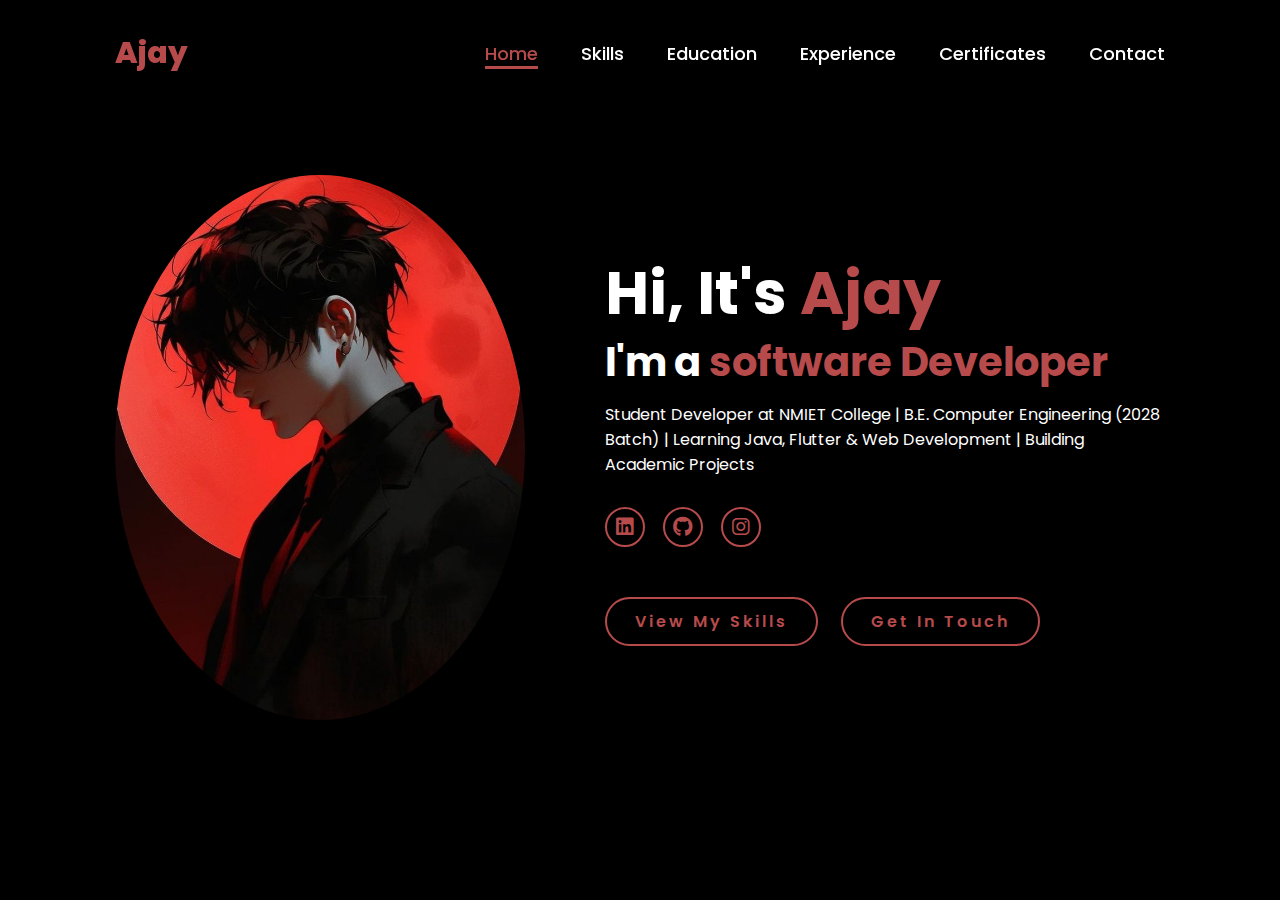
<file: index.html>
<!DOCTYPE html>
<html lang="en">
    
<head>
    <meta charset="UTF-8">
    <meta name="viewport" content="width=device-width, initial-scale=1.0">
    <link rel="stylesheet" href="https://cdnjs.cloudflare.com/ajax/libs/font-awesome/6.5.2/css/all.min.css">
    <link rel="stylesheet" href="style.css">
    <title>Ajay - Portfolio</title>
</head>
<body>
    <header>
        <a href="index.html" class="logo">Ajay</a>

        <nav>
            <a href="index.html" class="active">Home</a>
            <a href="skills.html">Skills</a>
            <a href="education.html">Education</a>
            <a href="experience.html">Experience</a>
            <a href="certificates.html">Certificates</a>
            <a href="contact.html">Contact</a>
        </nav>
    </header>
    
    <section class="home">
        <div class="home-img">
            <img src="main.jpg" alt="Ajay Thakare">
        </div>
        <div class="home-content">
            <h1>Hi, It's <span>Ajay</span></h1>
            <h3 class="typing-text">I'm a <span></span></h3>
            <p>Student Developer at NMIET College | B.E. Computer Engineering (2028 Batch) | Learning Java, Flutter & Web Development | Building Academic Projects</p>
            <div class="social-icons">
                <a href="https://www.linkedin.com/in/ajay-thakare-a03494328?utm_source=share&utm_campaign=share_via&utm_content=profile&utm_medium=android_app"><i class="fa-brands fa-linkedin"></i></a>
                <a href="https://github.com/Maxhawkinz"><i class="fa-brands fa-github"></i></a>
                <a href="https://www.instagram.com/ajaythakre06?utm_source=qr&igsh=engyNHl0aW9ld3Bp"><i class="fa-brands fa-instagram"></i></a>
            </div>
            <div class="cta-buttons">
                <a href="skills.html" class="btn">View My Skills</a>
                <a href="contact.html" class="btn">Get In Touch</a>
            </div>
        </div>
    </section>
</body>
</html>
</file>
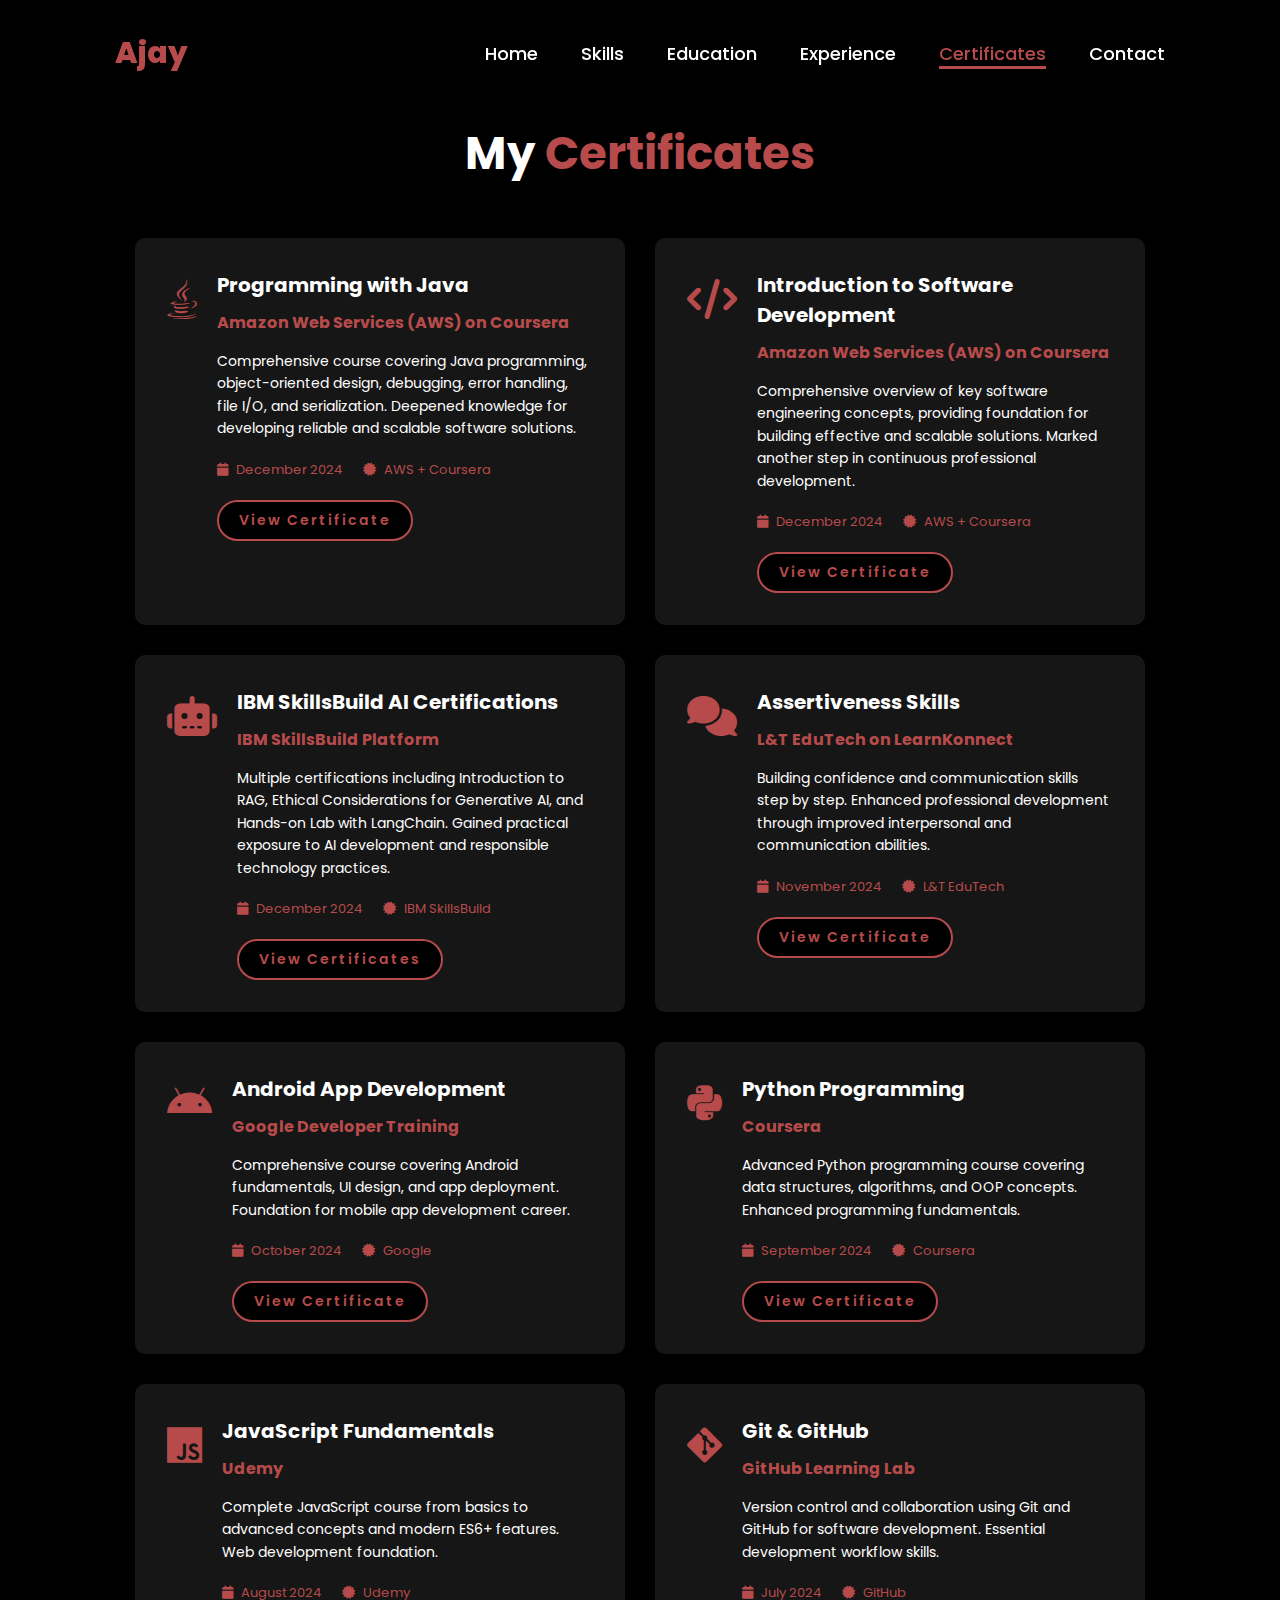
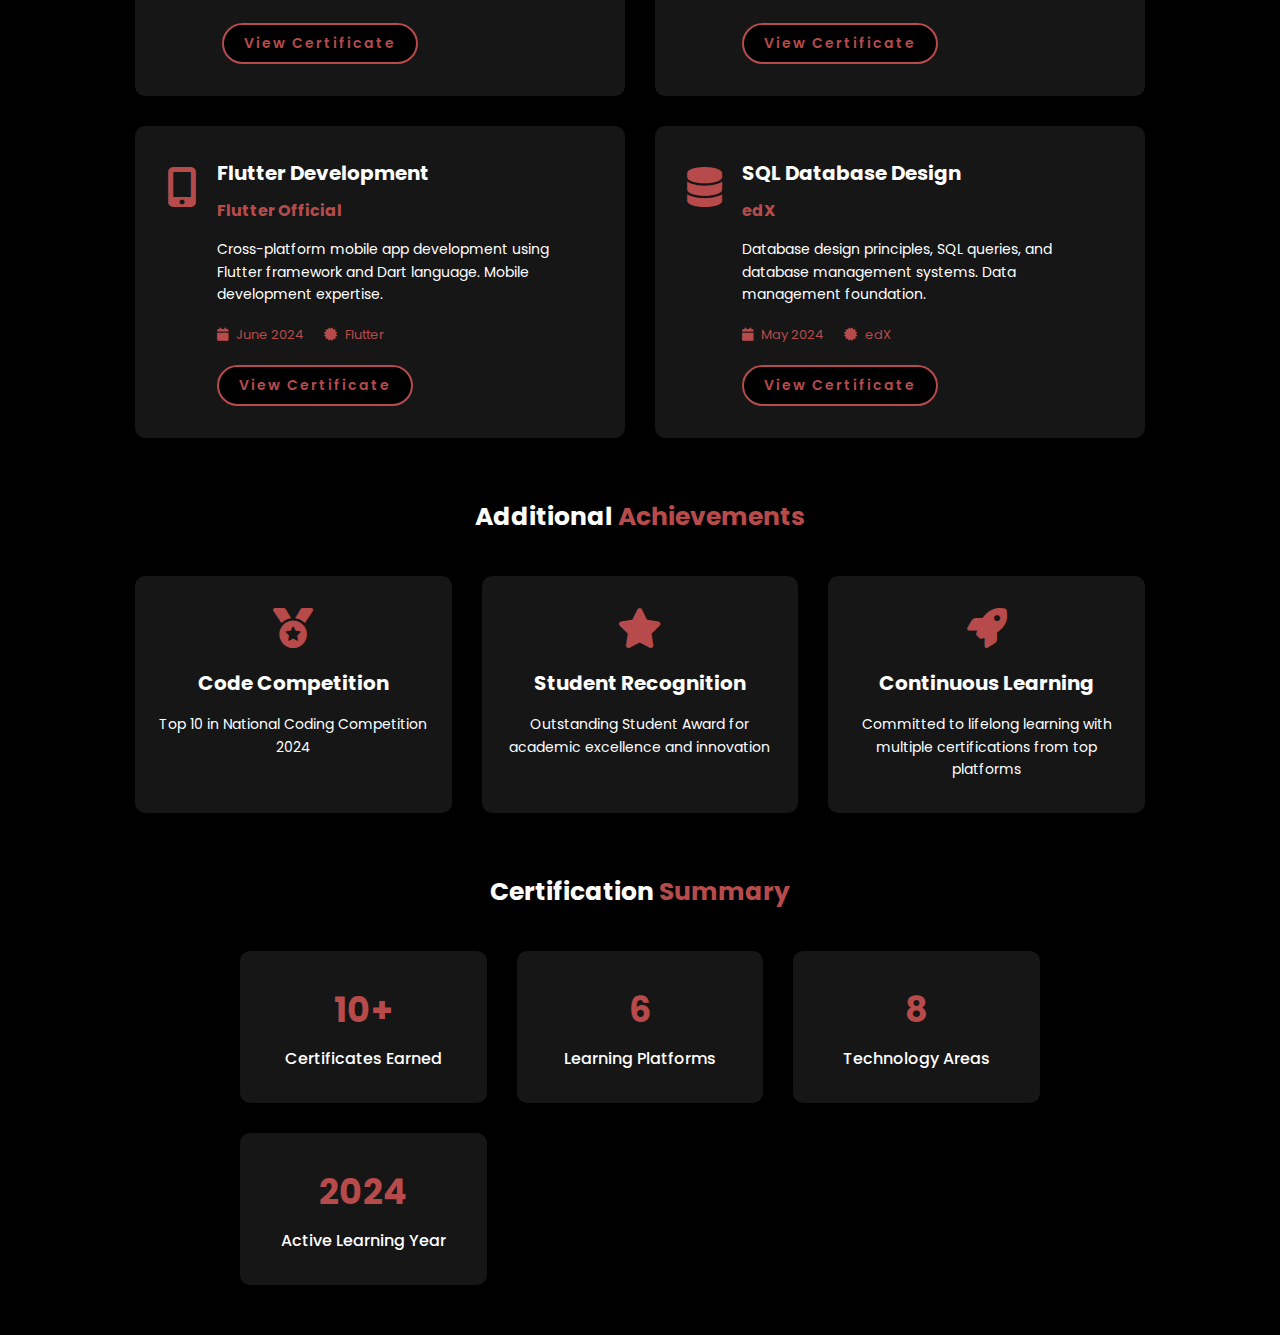
<file: certificates.html>
<!DOCTYPE html>
<html lang="en">
<head>
    <meta charset="UTF-8">
    <meta name="viewport" content="width=device-width, initial-scale=1.0">
    <link rel="stylesheet" href="https://cdnjs.cloudflare.com/ajax/libs/font-awesome/6.5.2/css/all.min.css">
    <link rel="stylesheet" href="style.css">
    <title>Certificates - Ajay Portfolio</title>
</head>
<body>
    <header>
        <a href="index.html" class="logo">Ajay</a>
        <nav>
            <a href="index.html">Home</a>
            <a href="skills.html">Skills</a>
            <a href="education.html">Education</a>
            <a href="experience.html">Experience</a>
            <a href="certificates.html" class="active">Certificates</a>
            <a href="contact.html">Contact</a>
        </nav>
    </header>

    <section class="certificates">
        <div class="container">
            <h2 class="section-title">My <span>Certificates</span></h2>
            
            <div class="certificates-grid">
                <div class="certificate-item">
                    <div class="certificate-icon">
                        <i class="fab fa-java"></i>
                    </div>
                    <div class="certificate-content">
                        <h3>Programming with Java</h3>
                        <h4>Amazon Web Services (AWS) on Coursera</h4>
                        <p>Comprehensive course covering Java programming, object-oriented design, debugging, error handling, file I/O, and serialization. Deepened knowledge for developing reliable and scalable software solutions.</p>
                        <div class="certificate-details">
                            <span class="date"><i class="fas fa-calendar"></i> December 2024</span>
                            <span class="platform"><i class="fas fa-certificate"></i> AWS + Coursera</span>
                        </div>
                        <div class="certificate-actions">
                            <a href="#" class="btn btn-small">View Certificate</a>
                        </div>
                    </div>
                </div>

                <div class="certificate-item">
                    <div class="certificate-icon">
                        <i class="fas fa-code"></i>
                    </div>
                    <div class="certificate-content">
                        <h3>Introduction to Software Development</h3>
                        <h4>Amazon Web Services (AWS) on Coursera</h4>
                        <p>Comprehensive overview of key software engineering concepts, providing foundation for building effective and scalable solutions. Marked another step in continuous professional development.</p>
                        <div class="certificate-details">
                            <span class="date"><i class="fas fa-calendar"></i> December 2024</span>
                            <span class="platform"><i class="fas fa-certificate"></i> AWS + Coursera</span>
                        </div>
                        <div class="certificate-actions">
                            <a href="#" class="btn btn-small">View Certificate</a>
                        </div>
                    </div>
                </div>

                <div class="certificate-item">
                    <div class="certificate-icon">
                        <i class="fas fa-robot"></i>
                    </div>
                    <div class="certificate-content">
                        <h3>IBM SkillsBuild AI Certifications</h3>
                        <h4>IBM SkillsBuild Platform</h4>
                        <p>Multiple certifications including Introduction to RAG, Ethical Considerations for Generative AI, and Hands-on Lab with LangChain. Gained practical exposure to AI development and responsible technology practices.</p>
                        <div class="certificate-details">
                            <span class="date"><i class="fas fa-calendar"></i> December 2024</span>
                            <span class="platform"><i class="fas fa-certificate"></i> IBM SkillsBuild</span>
                        </div>
                        <div class="certificate-actions">
                            <a href="#" class="btn btn-small">View Certificates</a>
                        </div>
                    </div>
                </div>

                <div class="certificate-item">
                    <div class="certificate-icon">
                        <i class="fas fa-comments"></i>
                    </div>
                    <div class="certificate-content">
                        <h3>Assertiveness Skills</h3>
                        <h4>L&T EduTech on LearnKonnect</h4>
                        <p>Building confidence and communication skills step by step. Enhanced professional development through improved interpersonal and communication abilities.</p>
                        <div class="certificate-details">
                            <span class="date"><i class="fas fa-calendar"></i> November 2024</span>
                            <span class="platform"><i class="fas fa-certificate"></i> L&T EduTech</span>
                        </div>
                        <div class="certificate-actions">
                            <a href="#" class="btn btn-small">View Certificate</a>
                        </div>
                    </div>
                </div>

                <div class="certificate-item">
                    <div class="certificate-icon">
                        <i class="fab fa-android"></i>
                    </div>
                    <div class="certificate-content">
                        <h3>Android App Development</h3>
                        <h4>Google Developer Training</h4>
                        <p>Comprehensive course covering Android fundamentals, UI design, and app deployment. Foundation for mobile app development career.</p>
                        <div class="certificate-details">
                            <span class="date"><i class="fas fa-calendar"></i> October 2024</span>
                            <span class="platform"><i class="fas fa-certificate"></i> Google</span>
                        </div>
                        <div class="certificate-actions">
                            <a href="#" class="btn btn-small">View Certificate</a>
                        </div>
                    </div>
                </div>

                <div class="certificate-item">
                    <div class="certificate-icon">
                        <i class="fab fa-python"></i>
                    </div>
                    <div class="certificate-content">
                        <h3>Python Programming</h3>
                        <h4>Coursera</h4>
                        <p>Advanced Python programming course covering data structures, algorithms, and OOP concepts. Enhanced programming fundamentals.</p>
                        <div class="certificate-details">
                            <span class="date"><i class="fas fa-calendar"></i> September 2024</span>
                            <span class="platform"><i class="fas fa-certificate"></i> Coursera</span>
                        </div>
                        <div class="certificate-actions">
                            <a href="#" class="btn btn-small">View Certificate</a>
                        </div>
                    </div>
                </div>

                <div class="certificate-item">
                    <div class="certificate-icon">
                        <i class="fab fa-js"></i>
                    </div>
                    <div class="certificate-content">
                        <h3>JavaScript Fundamentals</h3>
                        <h4>Udemy</h4>
                        <p>Complete JavaScript course from basics to advanced concepts and modern ES6+ features. Web development foundation.</p>
                        <div class="certificate-details">
                            <span class="date"><i class="fas fa-calendar"></i> August 2024</span>
                            <span class="platform"><i class="fas fa-certificate"></i> Udemy</span>
                        </div>
                        <div class="certificate-actions">
                            <a href="#" class="btn btn-small">View Certificate</a>
                        </div>
                    </div>
                </div>

                <div class="certificate-item">
                    <div class="certificate-icon">
                        <i class="fab fa-git-alt"></i>
                    </div>
                    <div class="certificate-content">
                        <h3>Git & GitHub</h3>
                        <h4>GitHub Learning Lab</h4>
                        <p>Version control and collaboration using Git and GitHub for software development. Essential development workflow skills.</p>
                        <div class="certificate-details">
                            <span class="date"><i class="fas fa-calendar"></i> July 2024</span>
                            <span class="platform"><i class="fas fa-certificate"></i> GitHub</span>
                        </div>
                        <div class="certificate-actions">
                            <a href="#" class="btn btn-small">View Certificate</a>
                        </div>
                    </div>
                </div>

                <div class="certificate-item">
                    <div class="certificate-icon">
                        <i class="fas fa-mobile-alt"></i>
                    </div>
                    <div class="certificate-content">
                        <h3>Flutter Development</h3>
                        <h4>Flutter Official</h4>
                        <p>Cross-platform mobile app development using Flutter framework and Dart language. Mobile development expertise.</p>
                        <div class="certificate-details">
                            <span class="date"><i class="fas fa-calendar"></i> June 2024</span>
                            <span class="platform"><i class="fas fa-certificate"></i> Flutter</span>
                        </div>
                        <div class="certificate-actions">
                            <a href="#" class="btn btn-small">View Certificate</a>
                        </div>
                    </div>
                </div>

                <div class="certificate-item">
                    <div class="certificate-icon">
                        <i class="fas fa-database"></i>
                    </div>
                    <div class="certificate-content">
                        <h3>SQL Database Design</h3>
                        <h4>edX</h4>
                        <p>Database design principles, SQL queries, and database management systems. Data management foundation.</p>
                        <div class="certificate-details">
                            <span class="date"><i class="fas fa-calendar"></i> May 2024</span>
                            <span class="platform"><i class="fas fa-certificate"></i> edX</span>
                        </div>
                        <div class="certificate-actions">
                            <a href="#" class="btn btn-small">View Certificate</a>
                        </div>
                    </div>
                </div>
            </div>

            <div class="achievements-section">
                <h3>Additional <span>Achievements</span></h3>
                <div class="achievements-grid">
                   
                       
                    <div class="achievement-item">
                        <i class="fas fa-medal"></i>
                        <h4>Code Competition</h4>
                        <p>Top 10 in National Coding Competition 2024</p>
                    </div>
                    <div class="achievement-item">
                        <i class="fas fa-star"></i>
                        <h4>Student Recognition</h4>
                        <p>Outstanding Student Award for academic excellence and innovation</p>
                    </div>
                    <div class="achievement-item">
                        <i class="fas fa-rocket"></i>
                        <h4>Continuous Learning</h4>
                        <p>Committed to lifelong learning with multiple certifications from top platforms</p>
                    </div>
                </div>
            </div>

            <div class="certificate-stats">
                <h3>Certification <span>Summary</span></h3>
                <div class="stats-grid">
                    <div class="stat-item">
                        <div class="stat-number">10+</div>
                        <div class="stat-label">Certificates Earned</div>
                    </div>
                    <div class="stat-item">
                        <div class="stat-number">6</div>
                        <div class="stat-label">Learning Platforms</div>
                    </div>
                    <div class="stat-item">
                        <div class="stat-number">8</div>
                        <div class="stat-label">Technology Areas</div>
                    </div>
                    <div class="stat-item">
                        <div class="stat-number">2024</div>
                        <div class="stat-label">Active Learning Year</div>
                    </div>
                </div>
            </div>
        </div>
    </section>
</body>
</html>
</file>
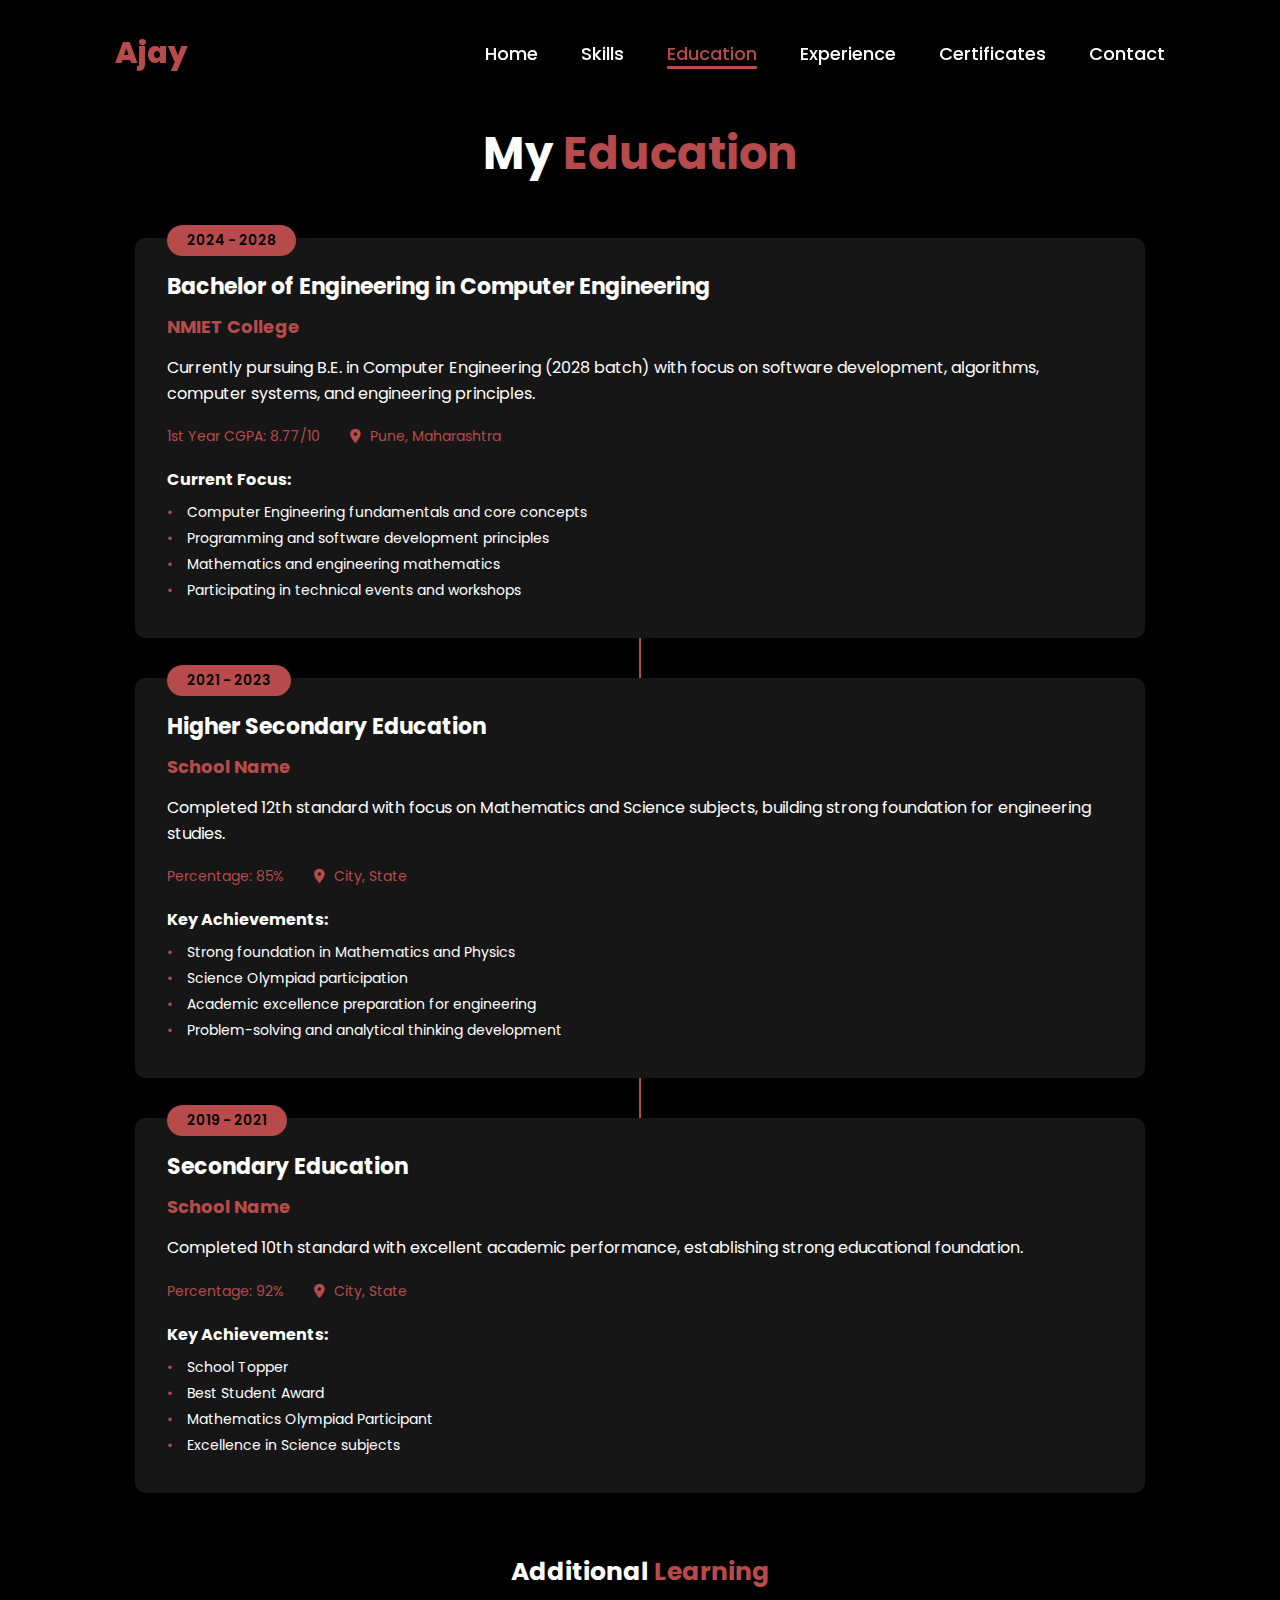
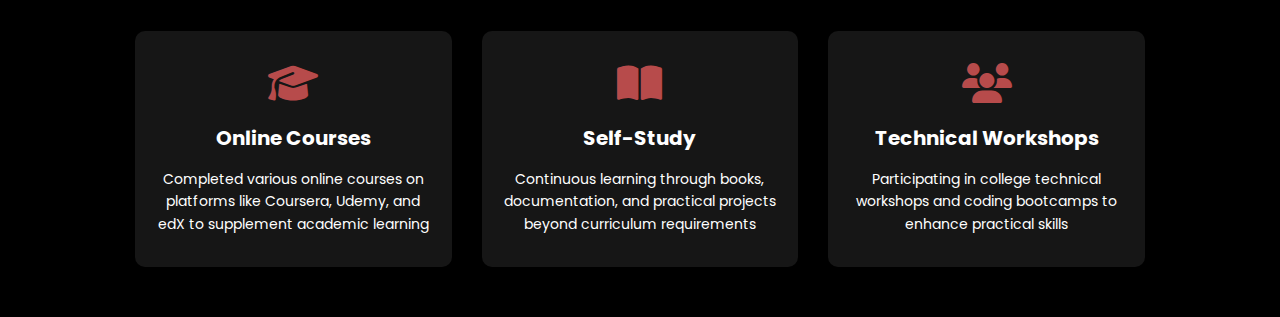
<file: education.html>
<!DOCTYPE html>
<html lang="en">
<head>
    <meta charset="UTF-8">
    <meta name="viewport" content="width=device-width, initial-scale=1.0">
    <link rel="stylesheet" href="https://cdnjs.cloudflare.com/ajax/libs/font-awesome/6.5.2/css/all.min.css">
    <link rel="stylesheet" href="style.css">
    <title>Education - Ajay Portfolio</title>
</head>
<body>
    <header>
        <a href="index.html" class="logo">Ajay</a>
        <nav>
            <a href="index.html">Home</a>
            <a href="skills.html">Skills</a>
            <a href="education.html" class="active">Education</a>
            <a href="experience.html">Experience</a>
            <a href="certificates.html">Certificates</a>
            <a href="contact.html">Contact</a>
        </nav>
    </header>

    <section class="education">
        <div class="container">
            <h2 class="section-title">My <span>Education</span></h2>
            
            <div class="education-timeline">
                <div class="education-item">
                    <div class="education-content">
                        <div class="education-year">2024 - 2028</div>
                        <h3>Bachelor of Engineering in Computer Engineering</h3>
                        <h4>NMIET College</h4>
                        <p>Currently pursuing B.E. in Computer Engineering (2028 batch) with focus on software development, algorithms, computer systems, and engineering principles.</p>
                        <div class="education-details">
                            <span class="gpa">1st Year CGPA: 8.77/10</span>
                            <span class="location"><i class="fas fa-map-marker-alt"></i> Pune, Maharashtra</span>
                        </div>
                        <div class="achievements">
                            <h5>Current Focus:</h5>
                            <ul>
                                <li>Computer Engineering fundamentals and core concepts</li>
                                <li>Programming and software development principles</li>
                                <li>Mathematics and engineering mathematics</li>
                                <li>Participating in technical events and workshops</li>
                            </ul>
                        </div>
                    </div>
                </div>

                <div class="education-item">
                    <div class="education-content">
                        <div class="education-year">2021 - 2023</div>
                        <h3>Higher Secondary Education</h3>
                        <h4>School Name</h4>
                        <p>Completed 12th standard with focus on Mathematics and Science subjects, building strong foundation for engineering studies.</p>
                        <div class="education-details">
                            <span class="percentage">Percentage: 85%</span>
                            <span class="location"><i class="fas fa-map-marker-alt"></i> City, State</span>
                        </div>
                        <div class="achievements">
                            <h5>Key Achievements:</h5>
                            <ul>
                                <li>Strong foundation in Mathematics and Physics</li>
                                <li>Science Olympiad participation</li>
                                <li>Academic excellence preparation for engineering</li>
                                <li>Problem-solving and analytical thinking development</li>
                            </ul>
                        </div>
                    </div>
                </div>

                <div class="education-item">
                    <div class="education-content">
                        <div class="education-year">2019 - 2021</div>
                        <h3>Secondary Education</h3>
                        <h4>School Name</h4>
                        <p>Completed 10th standard with excellent academic performance, establishing strong educational foundation.</p>
                        <div class="education-details">
                            <span class="percentage">Percentage: 92%</span>
                            <span class="location"><i class="fas fa-map-marker-alt"></i> City, State</span>
                        </div>
                        <div class="achievements">
                            <h5>Key Achievements:</h5>
                            <ul>
                                <li>School Topper</li>
                                <li>Best Student Award</li>
                                <li>Mathematics Olympiad Participant</li>
                                <li>Excellence in Science subjects</li>
                            </ul>
                        </div>
                    </div>
                </div>
            </div>

            <div class="additional-education">
                <h3>Additional <span>Learning</span></h3>
                <div class="learning-grid">
                    <div class="learning-item">
                        <i class="fas fa-graduation-cap"></i>
                        <h4>Online Courses</h4>
                        <p>Completed various online courses on platforms like Coursera, Udemy, and edX to supplement academic learning</p>
                    </div>
                    <div class="learning-item">
                        <i class="fas fa-book-open"></i>
                        <h4>Self-Study</h4>
                        <p>Continuous learning through books, documentation, and practical projects beyond curriculum requirements</p>
                    </div>
                    <div class="learning-item">
                        <i class="fas fa-users"></i>
                        <h4>Technical Workshops</h4>
                        <p>Participating in college technical workshops and coding bootcamps to enhance practical skills</p>
                    </div>
                </div>
            </div>
        </div>
    </section>
</body>
</html>
</file>
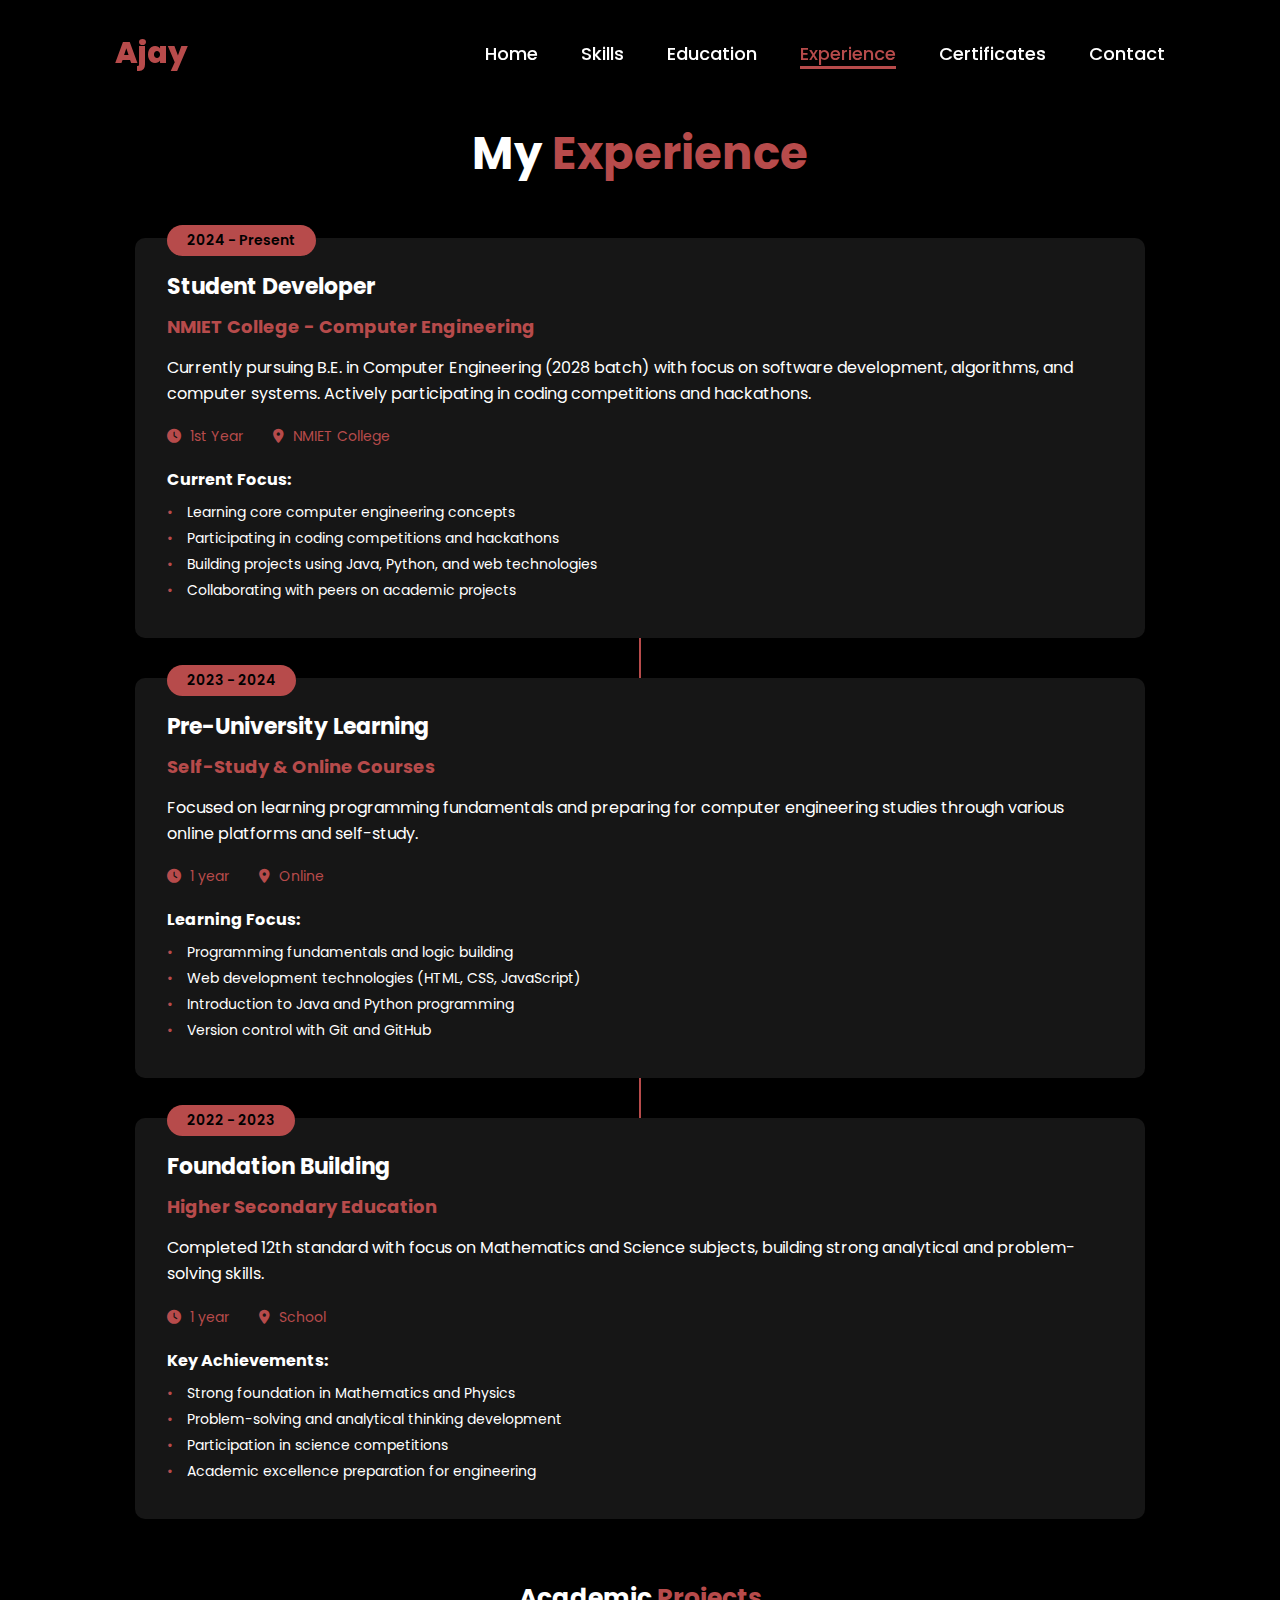
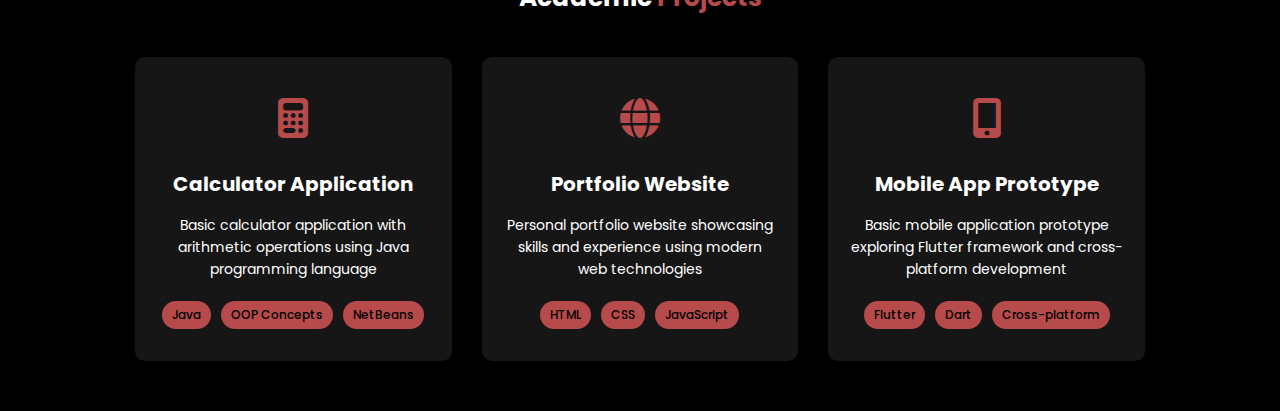
<file: experience.html>
<!DOCTYPE html>
<html lang="en">
<head>
    <meta charset="UTF-8">
    <meta name="viewport" content="width=device-width, initial-scale=1.0">
    <link rel="stylesheet" href="https://cdnjs.cloudflare.com/ajax/libs/font-awesome/6.5.2/css/all.min.css">
    <link rel="stylesheet" href="style.css">
    <title>Experience - Ajay Portfolio</title>
</head>
<body>
    <header>
        <a href="index.html" class="logo">Ajay</a>
        <nav>
            <a href="index.html">Home</a>
            <a href="skills.html">Skills</a>
            <a href="education.html">Education</a>
            <a href="experience.html" class="active">Experience</a>
            <a href="certificates.html">Certificates</a>
            <a href="contact.html">Contact</a>
        </nav>
    </header>

    <section class="experience">
        <div class="container">
            <h2 class="section-title">My <span>Experience</span></h2>
            
            <div class="experience-timeline">
                <div class="experience-item">
                    <div class="experience-content">
                        <div class="experience-year">2024 - Present</div>
                        <h3>Student Developer</h3>
                        <h4>NMIET College - Computer Engineering</h4>
                        <p>Currently pursuing B.E. in Computer Engineering (2028 batch) with focus on software development, algorithms, and computer systems. Actively participating in coding competitions and hackathons.</p>
                        <div class="experience-details">
                            <span class="duration"><i class="fas fa-clock"></i> 1st Year</span>
                            <span class="location"><i class="fas fa-map-marker-alt"></i> NMIET College</span>
                        </div>
                        <div class="responsibilities">
                            <h5>Current Focus:</h5>
                            <ul>
                                <li>Learning core computer engineering concepts</li>
                                <li>Participating in coding competitions and hackathons</li>
                                <li>Building projects using Java, Python, and web technologies</li>
                                <li>Collaborating with peers on academic projects</li>
                            </ul>
                        </div>
                    </div>
                </div>

                <div class="experience-item">
                    <div class="experience-content">
                        <div class="experience-year">2023 - 2024</div>
                        <h3>Pre-University Learning</h3>
                        <h4>Self-Study & Online Courses</h4>
                        <p>Focused on learning programming fundamentals and preparing for computer engineering studies through various online platforms and self-study.</p>
                        <div class="experience-details">
                            <span class="duration"><i class="fas fa-clock"></i> 1 year</span>
                            <span class="location"><i class="fas fa-map-marker-alt"></i> Online</span>
                        </div>
                        <div class="responsibilities">
                            <h5>Learning Focus:</h5>
                            <ul>
                                <li>Programming fundamentals and logic building</li>
                                <li>Web development technologies (HTML, CSS, JavaScript)</li>
                                <li>Introduction to Java and Python programming</li>
                                <li>Version control with Git and GitHub</li>
                            </ul>
                        </div>
                    </div>
                </div>

                <div class="experience-item">
                    <div class="experience-content">
                        <div class="experience-year">2022 - 2023</div>
                        <h3>Foundation Building</h3>
                        <h4>Higher Secondary Education</h4>
                        <p>Completed 12th standard with focus on Mathematics and Science subjects, building strong analytical and problem-solving skills.</p>
                        <div class="experience-details">
                            <span class="duration"><i class="fas fa-clock"></i> 1 year</span>
                            <span class="location"><i class="fas fa-map-marker-alt"></i> School</span>
                        </div>
                        <div class="responsibilities">
                            <h5>Key Achievements:</h5>
                            <ul>
                                <li>Strong foundation in Mathematics and Physics</li>
                                <li>Problem-solving and analytical thinking development</li>
                                <li>Participation in science competitions</li>
                                <li>Academic excellence preparation for engineering</li>
                            </ul>
                        </div>
                    </div>
                </div>
            </div>

            <div class="projects-section">
                <h3>Academic <span>Projects</span></h3>
                <div class="projects-grid">
                    <div class="project-item">
                        <div class="project-icon">
                            <i class="fas fa-calculator"></i>
                        </div>
                        <h4>Calculator Application</h4>
                        <p>Basic calculator application with arithmetic operations using Java programming language</p>
                        <div class="project-tech">
                            <span>Java</span>
                            <span>OOP Concepts</span>
                            <span>NetBeans</span>
                        </div>
                    </div>
                    <div class="project-item">
                        <div class="project-icon">
                            <i class="fas fa-globe"></i>
                        </div>
                        <h4>Portfolio Website</h4>
                        <p>Personal portfolio website showcasing skills and experience using modern web technologies</p>
                        <div class="project-tech">
                            <span>HTML</span>
                            <span>CSS</span>
                            <span>JavaScript</span>
                        </div>
                    </div>
                    <div class="project-item">
                        <div class="project-icon">
                            <i class="fas fa-mobile-alt"></i>
                        </div>
                        <h4>Mobile App Prototype</h4>
                        <p>Basic mobile application prototype exploring Flutter framework and cross-platform development</p>
                        <div class="project-tech">
                            <span>Flutter</span>
                            <span>Dart</span>
                            <span>Cross-platform</span>
                        </div>
                    </div>
                </div>
            </div>
        </div>
    </section>
</body>
</html>
</file>
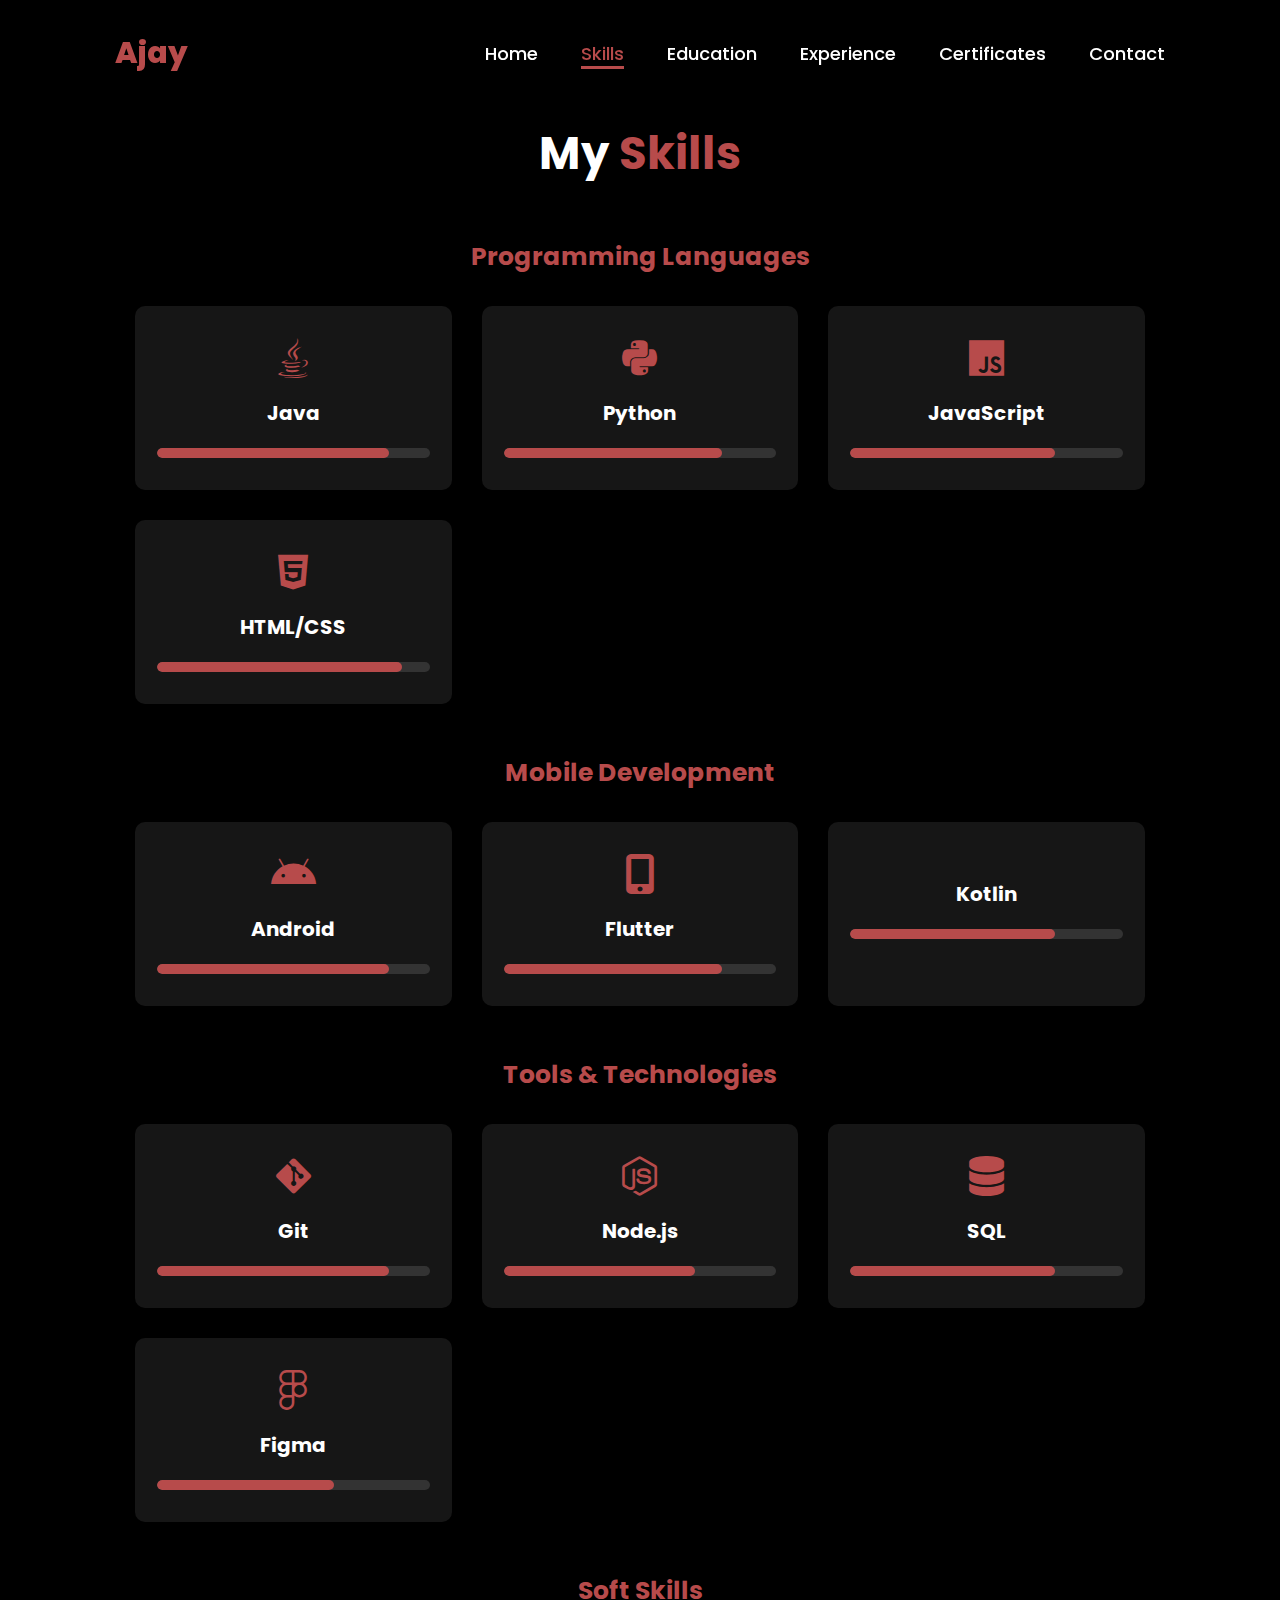
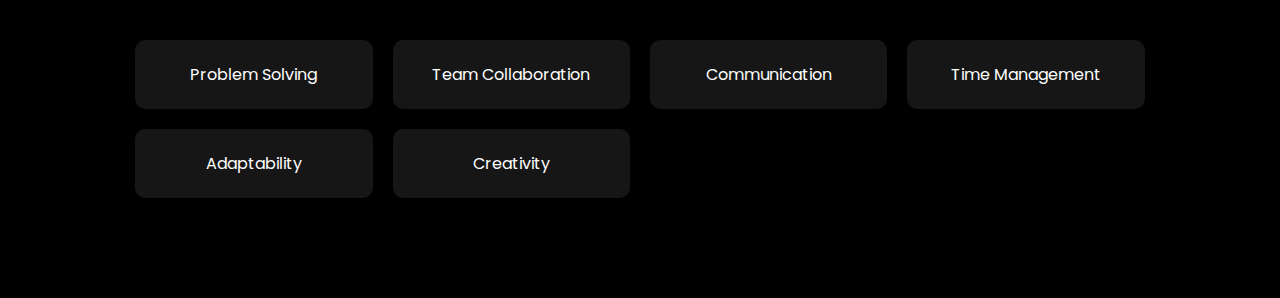
<file: skills.html>
<!DOCTYPE html>
<html lang="en">
<head>
    <meta charset="UTF-8">
    <meta name="viewport" content="width=device-width, initial-scale=1.0">
    <link rel="stylesheet" href="https://cdnjs.cloudflare.com/ajax/libs/font-awesome/6.5.2/css/all.min.css">
    <link rel="stylesheet" href="style.css">
    <title>Skills - Ajay Portfolio</title>
</head>
<body>
    <header>
        <a href="index.html" class="logo">Ajay</a>
        <nav>
            <a href="index.html">Home</a>
            <a href="skills.html" class="active">Skills</a>
            <a href="education.html">Education</a>
            <a href="experience.html">Experience</a>
            <a href="certificates.html">Certificates</a>
            <a href="contact.html">Contact</a>
        </nav>
    </header>

    <section class="skills">
        <div class="container">
            <h2 class="section-title">My <span>Skills</span></h2>
            
            <div class="skills-category">
                <h3>Programming Languages</h3>
                <div class="skills-grid">
                    <div class="skill-item">
                        <i class="fab fa-java"></i>
                        <h4>Java</h4>
                        <div class="skill-level">
                            <div class="skill-bar" data-level="85"></div>
                        </div>
                    </div>
                    <div class="skill-item">
                        <i class="fab fa-python"></i>
                        <h4>Python</h4>
                        <div class="skill-level">
                            <div class="skill-bar" data-level="80"></div>
                        </div>
                    </div>
                    <div class="skill-item">
                        <i class="fab fa-js"></i>
                        <h4>JavaScript</h4>
                        <div class="skill-level">
                            <div class="skill-bar" data-level="75"></div>
                        </div>
                    </div>
                    <div class="skill-item">
                        <i class="fab fa-html5"></i>
                        <h4>HTML/CSS</h4>
                        <div class="skill-level">
                            <div class="skill-bar" data-level="90"></div>
                        </div>
                    </div>
                </div>
            </div>

            <div class="skills-category">
                <h3>Mobile Development</h3>
                <div class="skills-grid">
                    <div class="skill-item">
                        <i class="fab fa-android"></i>
                        <h4>Android</h4>
                        <div class="skill-level">
                            <div class="skill-bar" data-level="85"></div>
                        </div>
                    </div>
                    <div class="skill-item">
                        <i class="fas fa-mobile-alt"></i>
                        <h4>Flutter</h4>
                        <div class="skill-level">
                            <div class="skill-bar" data-level="80"></div>
                        </div>
                    </div>
                    <div class="skill-item">
                        <i class="fab fa-kotlin"></i>
                        <h4>Kotlin</h4>
                        <div class="skill-level">
                            <div class="skill-bar" data-level="75"></div>
                        </div>
                    </div>
                </div>
            </div>

            <div class="skills-category">
                <h3>Tools & Technologies</h3>
                <div class="skills-grid">
                    <div class="skill-item">
                        <i class="fab fa-git-alt"></i>
                        <h4>Git</h4>
                        <div class="skill-level">
                            <div class="skill-bar" data-level="85"></div>
                        </div>
                    </div>
                    <div class="skill-item">
                        <i class="fab fa-node-js"></i>
                        <h4>Node.js</h4>
                        <div class="skill-level">
                            <div class="skill-bar" data-level="70"></div>
                        </div>
                    </div>
                    <div class="skill-item">
                        <i class="fas fa-database"></i>
                        <h4>SQL</h4>
                        <div class="skill-level">
                            <div class="skill-bar" data-level="75"></div>
                        </div>
                    </div>
                    <div class="skill-item">
                        <i class="fab fa-figma"></i>
                        <h4>Figma</h4>
                        <div class="skill-level">
                            <div class="skill-bar" data-level="65"></div>
                        </div>
                    </div>
                </div>
            </div>

            <div class="skills-category">
                <h3>Soft Skills</h3>
                <div class="soft-skills">
                    <div class="soft-skill">Problem Solving</div>
                    <div class="soft-skill">Team Collaboration</div>
                    <div class="soft-skill">Communication</div>
                    <div class="soft-skill">Time Management</div>
                    <div class="soft-skill">Adaptability</div>
                    <div class="soft-skill">Creativity</div>
                </div>
            </div>
        </div>
    </section>

    <script>
        // Animate skill bars on page load
        document.addEventListener('DOMContentLoaded', function() {
            const skillBars = document.querySelectorAll('.skill-bar');
            skillBars.forEach(bar => {
                const level = bar.getAttribute('data-level');
                setTimeout(() => {
                    bar.style.width = level + '%';
                }, 500);
            });
        });
    </script>
</body>
</html>
</file>
<file: style.css>
@import url('https://fonts.googleapis.com/css2?family=Poppins:wght@100;200;300;400;500;600&display=swap');

*{
    margin: 0;
    padding: 0;
    box-sizing: border-box;
    text-decoration: none;
    border: none;
    outline: none;
    font-family: 'Poppins', sans-serif;
}

html{
    font-size: 62.5%;
}

body{
    width: 100%;
    height: 100vh;
    overflow-x: hidden;
    background-color: black;
    color: white;
}

header{
    margin-top: 20px;
    position: fixed;    
    top: 0;
    left: 0;
    width: 100%;
    padding: 1rem 9%;
    background-color: transparent;
    filter: drop-shadow(10px);
    display: flex;
    justify-content: space-between;
    align-items: center;
    z-index: 100;
}

.logo{
    font-size: 3rem;
    color: #b74b4b;
    font-weight: 800;
    cursor: pointer;
    transition: 0.5s ease;
}

.logo:hover{
    transform: scale(1.1);
}

nav a{
    font-size: 1.8rem;
    color: white;
    margin-left: 4rem;
    font-weight: 500;
    transition: 0.3s ease;
    border-bottom: 3px solid transparent;
}

nav a:hover,
nav a.active{
    color: #b74b4b;
    border-bottom: 3px solid #b74b4b;
}

@media(max-width:995px){
    nav{
        position: absolute;
        display: none;
        top: 0;
        right: 0;
        width: 40%;
        border-left: 3px solid #b74b4b;
        border-bottom: 3px solid #b74b4b;
        border-bottom-left-radius: 2rem;
        padding: 1rem solid;
        background-color: #161616;
        border-top: 0.1rem solid rgba(0,0,0,0.1);
    }

    nav.active{
        display: block;
    }

    nav a{
        display: block;
        font-size: 2rem;
        margin: 3rem 0;
    }

    nav a:hover,
    nav a.active{
        padding: 1rem;
        border-radius: 0.5rem;
        border-bottom: 0.5rem solid #b74b4b;
    }
}

section{
    min-height: 100vh;
    padding: 5rem 9% 5rem;
}

.home{
    display: flex;
    justify-content: center;
    align-items: center;
    gap: 8rem;
    background-color: black;
}

.home .home-content h1{
    font-size: 6rem;
    font-weight: 700;
    line-height: 1.3;
}

span{
    color: #b74b4b;
}

.home-content h3{
    font-size: 4rem;
    margin-bottom: 1rem;
    font-weight: 700;
}

.home-content p{
    font-size: 1.6rem;
}

.home-img{
    border-radius: 50%;
}

.home-img img{
    position: relative;
    width: 32vw;
    border-radius: 50%;
    box-shadow: 0 0 25px solid #b74b4b;
    cursor: pointer;
    transition: 0.2s linear;
}

.home-img img:hover{
    font-size: 1.8rem;
    font-weight: 500;
}

.social-icons a{
    display: inline-flex;
    justify-content: center;
    align-items: center;
    width: 4rem;
    height: 4rem;
    background-color: transparent;
    border: 0.2rem solid #b74b4b;
    font-size: 2rem;
    border-radius: 50%;
    margin: 3rem 1.5rem 3rem 0;
    transition: 0.3s ease;
    color: #b74b4b;
}

.social-icons a:hover{
    color: black;
    transform: scale(1.3) translateY(-5px);
    background-color: #b74b4b;
    box-shadow: 0  0 25px #b74b4b;
}

.cta-buttons{
    margin-top: 2rem;
}

.cta-buttons .btn{
    margin-right: 2rem;
}

.btn{
    display: inline-block;
    padding: 1rem 2.8rem;
    background-color: black;
    border-radius: 4rem;
    font-size: 1.6rem;
    color: #b74b4b;
    letter-spacing: 0.3rem;
    font-weight: 600;
    border: 2px solid #b74b4b;
    transition: 0.3s ease;
    cursor: pointer;
}

.btn:hover{
    transform: scale3d(1.03);
    background-color: #b74b4b;
    color: black;
    box-shadow: 0 0 25px #b74b4b;
}

.btn-small{
    padding: 0.8rem 2rem;
    font-size: 1.4rem;
    letter-spacing: 0.2rem;
}

.typing-text{
    font-size: 34px;
    font-weight: 600;
    min-width: 280px;
}

.typing-text span{
    position: relative;
}

.typing-text span::before{
    content: "software Developer";
    color: #b74b4b;
    animation: words 20s infinite;
}

.typing-text span::after{
    content: "";
    background-color: black;
    position: absolute;
    width: calc(100% + 8px);
    height: 100%;
    border-left: 3px solid black;
    right: -8;
    animation: cursor 0.6s infinite;
}

@keyframes cursor{
    to{
        border-left: 3px solid #b74b4b;
    }
}

@keyframes words{
    0%, 20%{
        content: "Web Developer";
    }
    21%, 40%{
        content: "Developer";
    }
    41%, 60%{
        content: "Web Designer";
    }
    61%, 80%{
        content: "Android Developer";
    }
    81%, 100%{
        content: "Flutter developer";
    }
}

/* Common Styles for All Pages */
.container{
    max-width: 1200px;
    margin: 0 auto;
    padding: 0 2rem;
}

.section-title{
    font-size: 4.5rem;
    font-weight: 700;
    text-align: center;
    margin-bottom: 5rem;
    color: white;
}

.section-title span{
    color: #b74b4b;
}

/* Skills Page Styles */
.skills{
    background-color: black;
    padding-top: 12rem;
}

.skills-category{
    margin-bottom: 5rem;
}

.skills-category h3{
    font-size: 2.5rem;
    margin-bottom: 3rem;
    color: #b74b4b;
    text-align: center;
}

.skills-grid{
    display: grid;
    grid-template-columns: repeat(auto-fit, minmax(250px, 1fr));
    gap: 3rem;
}

.skill-item{
    background-color: #161616;
    padding: 3rem 2rem;
    border-radius: 1rem;
    text-align: center;
    border: 2px solid transparent;
    transition: 0.3s ease;
}

.skill-item:hover{
    border-color: #b74b4b;
    transform: translateY(-5px);
}

.skill-item i{
    font-size: 4rem;
    color: #b74b4b;
    margin-bottom: 2rem;
}

.skill-item h4{
    font-size: 2rem;
    margin-bottom: 2rem;
    color: white;
}

.skill-level{
    width: 100%;
    height: 1rem;
    background-color: #333;
    border-radius: 0.5rem;
    overflow: hidden;
}

.skill-bar{
    height: 100%;
    background-color: #b74b4b;
    width: 0;
    transition: width 1s ease;
    border-radius: 0.5rem;
}

.soft-skills{
    display: grid;
    grid-template-columns: repeat(auto-fit, minmax(200px, 1fr));
    gap: 2rem;
}

.soft-skill{
    background-color: #161616;
    padding: 2rem;
    border-radius: 1rem;
    text-align: center;
    font-size: 1.6rem;
    border: 2px solid transparent;
    transition: 0.3s ease;
}

.soft-skill:hover{
    border-color: #b74b4b;
    transform: scale(1.05);
}

/* Education Page Styles */
.education{
    background-color: black;
    padding-top: 12rem;
}

.education-timeline{
    position: relative;
}

.education-timeline::before{
    content: '';
    position: absolute;
    left: 50%;
    top: 0;
    bottom: 0;
    width: 2px;
    background-color: #b74b4b;
    transform: translateX(-50%);
}

.education-item{
    margin-bottom: 4rem;
    position: relative;
}

.education-content{
    background-color: #161616;
    padding: 3rem;
    border-radius: 1rem;
    border: 2px solid transparent;
    transition: 0.3s ease;
    position: relative;
}

.education-content:hover{
    border-color: #b74b4b;
    transform: translateY(-5px);
}

.education-year{
    position: absolute;
    top: -1.5rem;
    left: 3rem;
    background-color: #b74b4b;
    color: black;
    padding: 0.5rem 2rem;
    border-radius: 2rem;
    font-size: 1.4rem;
    font-weight: 600;
}

.education-content h3{
    font-size: 2.2rem;
    margin-bottom: 1rem;
    color: white;
}

.education-content h4{
    font-size: 1.8rem;
    color: #b74b4b;
    margin-bottom: 1.5rem;
}

.education-content p{
    font-size: 1.6rem;
    margin-bottom: 2rem;
    line-height: 1.6;
}

.education-details{
    display: flex;
    gap: 3rem;
    margin-bottom: 2rem;
    flex-wrap: wrap;
}

.education-details span{
    font-size: 1.4rem;
    color: #b74b4b;
}

.education-details i{
    margin-right: 0.5rem;
}

.achievements h5{
    font-size: 1.6rem;
    color: white;
    margin-bottom: 1rem;
}

.achievements ul{
    list-style: none;
}

.achievements li{
    font-size: 1.4rem;
    margin-bottom: 0.5rem;
    padding-left: 2rem;
    position: relative;
}

.achievements li::before{
    content: '•';
    color: #b74b4b;
    position: absolute;
    left: 0;
}

.additional-education{
    margin-top: 6rem;
}

.additional-education h3{
    font-size: 2.5rem;
    text-align: center;
    margin-bottom: 4rem;
    color: white;
}

.learning-grid{
    display: grid;
    grid-template-columns: repeat(auto-fit, minmax(300px, 1fr));
    gap: 3rem;
}

.learning-item{
    background-color: #161616;
    padding: 3rem 2rem;
    border-radius: 1rem;
    text-align: center;
    border: 2px solid transparent;
    transition: 0.3s ease;
}

.learning-item:hover{
    border-color: #b74b4b;
    transform: translateY(-5px);
}

.learning-item i{
    font-size: 4rem;
    color: #b74b4b;
    margin-bottom: 2rem;
}

.learning-item h4{
    font-size: 2rem;
    margin-bottom: 1.5rem;
    color: white;
}

.learning-item p{
    font-size: 1.4rem;
    line-height: 1.6;
}

/* Experience Page Styles */
.experience{
    background-color: black;
    padding-top: 12rem;
}

.experience-timeline{
    position: relative;
}

.experience-timeline::before{
    content: '';
    position: absolute;
    left: 50%;
    top: 0;
    bottom: 0;
    width: 2px;
    background-color: #b74b4b;
    transform: translateX(-50%);
}

.experience-item{
    margin-bottom: 4rem;
    position: relative;
}

.experience-content{
    background-color: #161616;
    padding: 3rem;
    border-radius: 1rem;
    border: 2px solid transparent;
    transition: 0.3s ease;
    position: relative;
}

.experience-content:hover{
    border-color: #b74b4b;
    transform: translateY(-5px);
}

.experience-year{
    position: absolute;
    top: -1.5rem;
    left: 3rem;
    background-color: #b74b4b;
    color: black;
    padding: 0.5rem 2rem;
    border-radius: 2rem;
    font-size: 1.4rem;
    font-weight: 600;
}

.experience-content h3{
    font-size: 2.2rem;
    margin-bottom: 1rem;
    color: white;
}

.experience-content h4{
    font-size: 1.8rem;
    color: #b74b4b;
    margin-bottom: 1.5rem;
}

.experience-content p{
    font-size: 1.6rem;
    margin-bottom: 2rem;
    line-height: 1.6;
}

.experience-details{
    display: flex;
    gap: 3rem;
    margin-bottom: 2rem;
    flex-wrap: wrap;
}

.experience-details span{
    font-size: 1.4rem;
    color: #b74b4b;
}

.experience-details i{
    margin-right: 0.5rem;
}

.responsibilities h5{
    font-size: 1.6rem;
    color: white;
    margin-bottom: 1rem;
}

.responsibilities ul{
    list-style: none;
}

.responsibilities li{
    font-size: 1.4rem;
    margin-bottom: 0.5rem;
    padding-left: 2rem;
    position: relative;
}

.responsibilities li::before{
    content: '•';
    color: #b74b4b;
    position: absolute;
    left: 0;
}

.projects-section{
    margin-top: 6rem;
}

.projects-section h3{
    font-size: 2.5rem;
    text-align: center;
    margin-bottom: 4rem;
    color: white;
}

.projects-grid{
    display: grid;
    grid-template-columns: repeat(auto-fit, minmax(300px, 1fr));
    gap: 3rem;
}

.project-item{
    background-color: #161616;
    padding: 3rem 2rem;
    border-radius: 1rem;
    text-align: center;
    border: 2px solid transparent;
    transition: 0.3s ease;
}

.project-item:hover{
    border-color: #b74b4b;
    transform: translateY(-5px);
}

.project-icon{
    font-size: 4rem;
    color: #b74b4b;
    margin-bottom: 2rem;
}

.project-item h4{
    font-size: 2rem;
    margin-bottom: 1.5rem;
    color: white;
}

.project-item p{
    font-size: 1.4rem;
    margin-bottom: 2rem;
    line-height: 1.6;
}

.project-tech{
    display: flex;
    gap: 1rem;
    justify-content: center;
    flex-wrap: wrap;
}

.project-tech span{
    background-color: #b74b4b;
    color: black;
    padding: 0.5rem 1rem;
    border-radius: 2rem;
    font-size: 1.2rem;
    font-weight: 500;
}

/* Certificates Page Styles */
.certificates{
    background-color: black;
    padding-top: 12rem;
}

.certificates-grid{
    display: grid;
    grid-template-columns: repeat(auto-fit, minmax(350px, 1fr));
    gap: 3rem;
    margin-bottom: 6rem;
}

.certificate-item{
    background-color: #161616;
    padding: 3rem;
    border-radius: 1rem;
    border: 2px solid transparent;
    transition: 0.3s ease;
    display: flex;
    gap: 2rem;
    align-items: flex-start;
}

.certificate-item:hover{
    border-color: #b74b4b;
    transform: translateY(-5px);
}

.certificate-icon{
    font-size: 4rem;
    color: #b74b4b;
    flex-shrink: 0;
}

.certificate-content h3{
    font-size: 2rem;
    margin-bottom: 1rem;
    color: white;
}

.certificate-content h4{
    font-size: 1.6rem;
    color: #b74b4b;
    margin-bottom: 1.5rem;
}

.certificate-content p{
    font-size: 1.4rem;
    margin-bottom: 2rem;
    line-height: 1.6;
}

.certificate-details{
    display: flex;
    gap: 2rem;
    margin-bottom: 2rem;
    flex-wrap: wrap;
}

.certificate-details span{
    font-size: 1.3rem;
    color: #b74b4b;
}

.certificate-details i{
    margin-right: 0.5rem;
}

.achievements-section{
    margin-top: 6rem;
}

.achievements-section h3{
    font-size: 2.5rem;
    text-align: center;
    margin-bottom: 4rem;
    color: white;
}

.achievements-grid{
    display: grid;
    grid-template-columns: repeat(auto-fit, minmax(300px, 1fr));
    gap: 3rem;
}

.achievement-item{
    background-color: #161616;
    padding: 3rem 2rem;
    border-radius: 1rem;
    text-align: center;
    border: 2px solid transparent;
    transition: 0.3s ease;
}

.achievement-item:hover{
    border-color: #b74b4b;
    transform: translateY(-5px);
}

.achievement-item i{
    font-size: 4rem;
    color: #b74b4b;
    margin-bottom: 2rem;
}

.achievement-item h4{
    font-size: 2rem;
    margin-bottom: 1.5rem;
    color: white;
}

.achievement-item p{
    font-size: 1.4rem;
    line-height: 1.6;
}

.certificate-stats{
    margin-top: 6rem;
    text-align: center;
}

.certificate-stats h3{
    font-size: 2.5rem;
    margin-bottom: 4rem;
    color: white;
}

.stats-grid{
    display: grid;
    grid-template-columns: repeat(auto-fit, minmax(200px, 1fr));
    gap: 3rem;
    max-width: 800px;
    margin: 0 auto;
}

.stat-item{
    background-color: #161616;
    padding: 3rem 2rem;
    border-radius: 1rem;
    border: 2px solid transparent;
    transition: 0.3s ease;
}

.stat-item:hover{
    border-color: #b74b4b;
    transform: translateY(-5px);
}

.stat-number{
    font-size: 3.5rem;
    font-weight: 700;
    color: #b74b4b;
    margin-bottom: 1rem;
}

.stat-label{
    font-size: 1.6rem;
    color: white;
    font-weight: 500;
}

/* Contact Page Styles */
.contact{
    background-color: black;
    padding-top: 12rem;
}

.contact-content{
    display: grid;
    grid-template-columns: 1fr 1fr;
    gap: 5rem;
    margin-bottom: 6rem;
}

.contact-info h3{
    font-size: 2.5rem;
    margin-bottom: 2rem;
    color: white;
}

.contact-info p{
    font-size: 1.6rem;
    margin-bottom: 3rem;
    line-height: 1.6;
}

.contact-details{
    display: flex;
    flex-direction: column;
    gap: 2rem;
}

.contact-item{
    display: flex;
    gap: 2rem;
    align-items: flex-start;
}

.contact-icon{
    font-size: 2.5rem;
    color: #b74b4b;
    flex-shrink: 0;
}

.contact-text h4{
    font-size: 1.8rem;
    margin-bottom: 0.5rem;
    color: white;
}

.contact-text a,
.contact-text p{
    font-size: 1.4rem;
    color: #b74b4b;
    text-decoration: none;
}

.contact-text a:hover{
    color: white;
}

.contact-form h3{
    font-size: 2.5rem;
    margin-bottom: 3rem;
    color: white;
}

.form-group{
    margin-bottom: 2rem;
}

.form-group input,
.form-group textarea{
    width: 100%;
    padding: 1.5rem;
    background-color: #161616;
    border: 2px solid #333;
    border-radius: 0.5rem;
    color: white;
    font-size: 1.6rem;
    transition: 0.3s ease;
}

.form-group input:focus,
.form-group textarea:focus{
    border-color: #b74b4b;
    outline: none;
}

.form-group input::placeholder,
.form-group textarea::placeholder{
    color: #888;
}

.form-message{
    margin-top: 2rem;
    padding: 1.5rem;
    border-radius: 0.5rem;
    text-align: center;
    font-size: 1.6rem;
    font-weight: 500;
}

.form-message.success{
    background-color: rgba(76, 175, 80, 0.1);
    border: 2px solid #4caf50;
    color: #4caf50;
}

.form-message.error{
    background-color: rgba(244, 67, 54, 0.1);
    border: 2px solid #f44336;
    color: #f44336;
}

#submitBtn:disabled{
    opacity: 0.7;
    cursor: not-allowed;
}

.social-connect{
    text-align: center;
    margin-bottom: 6rem;
}

.social-connect h3{
    font-size: 2.5rem;
    margin-bottom: 1.5rem;
    color: white;
}

.social-connect p{
    font-size: 1.6rem;
    margin-bottom: 3rem;
    color: #888;
}

.social-links{
    display: flex;
    justify-content: center;
    gap: 3rem;
    flex-wrap: wrap;
}

.social-link{
    display: flex;
    flex-direction: column;
    align-items: center;
    gap: 1rem;
    padding: 2rem;
    background-color: #161616;
    border-radius: 1rem;
    border: 2px solid transparent;
    transition: 0.3s ease;
    text-decoration: none;
    color: white;
    min-width: 120px;
}

.social-link:hover{
    border-color: #b74b4b;
    transform: translateY(-5px);
}

.social-link i{
    font-size: 3rem;
    color: #b74b4b;
}

.social-link span{
    font-size: 1.4rem;
    color: white;
}

.social-link.linkedin:hover i{
    color: #0077b5;
}

.social-link.github:hover i{
    color: #333;
}

.social-link.instagram:hover i{
    color: #e4405f;
}

.availability-section{
    text-align: center;
}

.availability-section h3{
    font-size: 2.5rem;
    margin-bottom: 4rem;
    color: white;
}

.availability-grid{
    display: grid;
    grid-template-columns: repeat(auto-fit, minmax(300px, 1fr));
    gap: 3rem;
}

.availability-item{
    background-color: #161616;
    padding: 3rem 2rem;
    border-radius: 1rem;
    border: 2px solid transparent;
    transition: 0.3s ease;
}

.availability-item:hover{
    border-color: #b74b4b;
    transform: translateY(-5px);
}

.availability-item i{
    font-size: 3rem;
    color: #b74b4b;
    margin-bottom: 2rem;
}

.availability-item h4{
    font-size: 1.8rem;
    margin-bottom: 1.5rem;
    color: white;
}

.availability-item p{
    font-size: 1.4rem;
    line-height: 1.6;
    color: #888;
}

/* Responsive Design */
@media (max-width: 1000px){
    .home{
        gap: 4rem;
    }
    
    .contact-content{
        grid-template-columns: 1fr;
        gap: 4rem;
    }
}

@media(max-width:995px){
    .home{
        flex-direction: column;
        margin: 5rem 4rem;
    }

    .home .home-content h3{
        font-size: 2.5rem;
    }

    .home-content h1{
        font-size: 5rem;
    }

    .home-img img{
        width: 70vw;
        margin-top: 4rem;
    }
    
    .education-timeline::before,
    .experience-timeline::before{
        left: 2rem;
    }
    
    .education-year,
    .experience-year{
        left: 1rem;
    }
    
    .skills-grid,
    .learning-grid,
    .projects-grid,
    .certificates-grid,
    .achievements-grid,
    .availability-grid{
        grid-template-columns: 1fr;
    }
    
    .social-links{
        gap: 2rem;
    }
    
    .social-link{
        min-width: 100px;
    }
}

@media (max-width: 768px){
    .section-title{
        font-size: 3.5rem;
    }
    
    .contact-content{
        gap: 3rem;
    }
    
    .contact-details{
        gap: 1.5rem;
    }
    
    .contact-item{
        gap: 1.5rem;
    }
    
    .form-group input,
    .form-group textarea{
        padding: 1.2rem;
        font-size: 1.4rem;
    }
}
</file>
